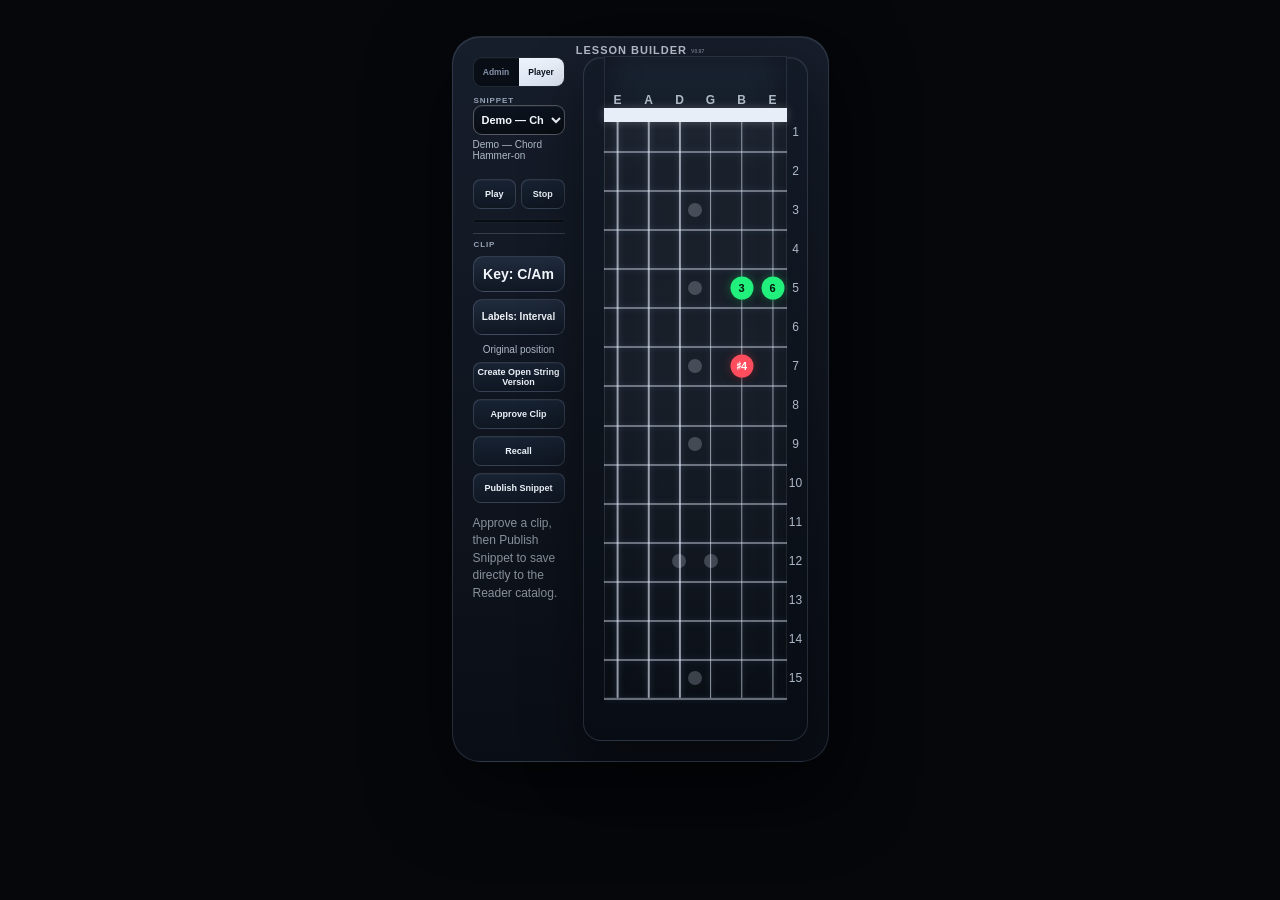
<file: index.html>
<!DOCTYPE html>
<html lang="en">
<head>
<meta charset="UTF-8" />
<meta name="viewport" content="width=device-width, initial-scale=1.0" />
<title>Lesson Builder 0.97 — Key Transposition</title>
<link rel="stylesheet" href="player/player.css?v=0.94">
<style>
  .keyTransposeStatus{margin:7px 0 0;color:#c2d5e9;font-size:11px;line-height:1.35;overflow-wrap:anywhere}
  .openVariantReport{box-sizing:border-box;margin:10px 0 12px;padding:12px 10px;border:1px solid #5984a8;border-radius:11px;background:#152637;color:#e2eefc;font-size:12px;line-height:1.4;overflow-wrap:anywhere}
  .openVariantReport strong{display:block;color:#f1f7ff;font-size:13px;margin-bottom:5px}
  .openVariantReport .openSummaryDetail{color:#9dc3e0;margin-top:5px}
  .openVariantReport[hidden]{display:none !important}
</style>
</head>
<body>
<div class="app">
  <div class="apptitle">Lesson Builder <span style="font-size:.46em;opacity:.55;vertical-align:middle;letter-spacing:0">v0.97</span></div>

  <div class="layout">
    <div class="leftcol">
      <div class="modeToggle">
        <button id="adminTab" class="on">Admin</button>
        <button id="playerTab">Player</button>
      </div>

      <div class="sidebarSection readerOnly readerSnippetSection">
        <div class="sectionLabel">Snippet</div>
        <select id="readerSnippetSelect" class="sel readerSnippetSelect"></select>
        <div id="readerStatus" class="readerStatus"></div>
      </div>


      <div class="sidebarSection adminOnly">
        <div class="sectionLabel">Key</div>
        <select id="keySel" class="sel"></select>
        <div id="keyTransposeStatus" class="keyTransposeStatus" role="status" aria-live="polite"></div>
        <button id="adminLabelBtn" class="labelModeBtn" type="button">Labels: Interval</button>
      </div>

      <div class="sidebarSeparator adminOnly"></div>

      <div class="sidebarSection adminOnly">
        <div class="sectionLabel">Mode</div>
        <button id="authorModeBtn" class="authorModeBtn mode-framework" type="button">Framework</button>
        <div id="playedSubmodeControls" class="playedSubmodeControls" hidden role="group" aria-label="Played Notes submode">
          <button id="individualNotesBtn" type="button" class="playedSubmodeBtn on" aria-pressed="true">Individual</button>
          <button id="chordNotesBtn" type="button" class="playedSubmodeBtn" aria-pressed="false">Chords</button>
        </div>
      </div>

      <div id="openVariantReport" class="openVariantReport adminOnly" hidden role="status" aria-live="polite"></div>

      <div class="sidebarSeparator adminOnly"></div>

      <div class="sidebarSection adminOnly">
        <div class="sectionLabel">Edit</div>
        <div class="actionrow">
          <button id="undoBtn" class="action">Undo</button>
          <button id="clearBtn" class="action">Clear</button>
        </div>
      </div>

      <div id="movementSeparator" class="sidebarSeparator adminOnly" hidden></div>

      <div id="movementSection" class="sidebarSection adminOnly" hidden>
        <div class="sectionLabel">Movement</div>
        <div class="movementStack">
          <button class="moveBtn moveWide" data-move="hammer-on">Hammer-on</button>
          <button class="moveBtn moveWide" data-move="pull-off">Pull-off</button>
          <button class="moveBtn" data-move="bend">Bend</button>
          <button class="moveBtn" data-move="slide">Slide</button>
          <button id="chordBtn" class="moveBtn" data-move="chord" disabled>Next Chord</button>
          <button id="scoreToggleBtn" class="scoreToggleBtn" type="button">Score</button>
        </div>
      </div>

      <div id="status" hidden></div>

      <div class="sequenceWrap adminOnly">
        <div class="sequenceTitle">Sequence</div>
        <div id="eventPanel" class="eventpanel"></div>
      </div>

      <div class="playbar playerOnly">
        <button id="playBtn" class="action">Play</button>
        <button id="stopBtn" class="action">Stop</button>
      </div>
      <div class="progress playerOnly"><div id="progressFill" class="progressFill"></div></div>

      <div class="playerClipControls">
        <div class="sidebarSeparator"></div>
        <div class="sectionLabel">Clip</div>

        <div class="clipKeyWrap">
          <button id="playerKeyBtn" class="clipKeyBtn" type="button">Key: C/Am</button>
          <div id="playerKeyMenu" class="clipKeyMenu"></div>
        </div>
        <button id="playerLabelBtn" class="labelModeBtn" type="button">Labels: Interval</button>
        <div id="clipVariantTag" class="clipVariantTag">Original position</div>

        <button id="createOpenBtn" class="action" type="button">Create Open String Version</button>
        <button id="approveClipBtn" class="action" type="button">Approve Clip</button>
        <button id="recallClipBtn" class="action" type="button">Recall</button>
        <button id="publishSnippetBtn" class="action" type="button">Publish Snippet</button>
        <div id="publishStatus" class="publishStatus" role="status" aria-live="polite"></div>
      </div>
    </div>

    <div class="maincol">
      <div class="wrap">
        <div id="shell" class="shell">
          <div id="openrow" class="openrow"></div>
          <div class="nut"></div>
          <div id="board" class="board"></div>
          <svg id="moveSvg" class="movementSvg"></svg>
          <div id="fingerLayer">
            <div id="fingerRect0" class="fingerRect" data-finger-choice="I"></div>
            <div id="fingerRect1" class="fingerRect" data-finger-choice="M"></div>
            <div id="fingerRect2" class="fingerRect" data-finger-choice="R"></div>
            <div id="fingerRect3" class="fingerRect" data-finger-choice="P"></div>
          </div>
          <div id="fingerAssignMark"></div>
          <div id="fingerAssignDestinationMark"></div>
          <div id="fingerAssignPopup" aria-hidden="true">
            <div id="fingerAssignMovement"></div>
          </div>
        </div>
      </div>
    </div>
  </div>

  <div id="scoreSection" class="scoreSection" hidden aria-hidden="true">
    <div id="scorePopupCard" class="scorePopupCard" role="dialog" aria-modal="true" aria-label="Score timing editor">
      <div id="scoreToolbar" class="scoreToolbar">
        <div class="scoreTitle">Treble Clef · 4/4</div>
        <div class="scoreDragHint" aria-hidden="true">↕</div>
        <div id="durationEditor" class="durationEditor">
          <button id="durationMinus" type="button" disabled>−</button>
          <button id="durationValue" type="button" disabled>♩</button>
          <button id="durationPlus" type="button" disabled>+</button>
        </div>
        <div class="scoreToolbarActions">
          <button id="restBtn" class="restBtn" type="button">Rest</button>
          <button id="scoreCloseBtn" class="scoreCloseBtn" type="button" aria-label="Close score">×</button>
        </div>
      </div>
      <div id="scoreViewport" class="scoreViewport">
        <svg id="scoreSvg" class="scoreSvg" aria-label="Continuous 4/4 score"></svg>
      </div>
    </div>
  </div>
</div>

<div id="clipDialog" class="clipDialog" aria-hidden="true">
  <div class="clipDialogCard">
    <div id="clipDialogTitle" class="clipDialogTitle">Open-string version required</div>
    <div id="clipDialogText" class="clipDialogText">
      You must include an open-string version before this clip can be approved.
    </div>
    <div class="clipDialogActions">
      <button id="clipDialogCancel" type="button">Cancel</button>
      <button id="clipDialogPrimary" class="primary" type="button">Create Open String Version</button>
    </div>
  </div>
</div>

<div id="fingeringConfirmDialog" class="clipDialog" aria-hidden="true">
  <div class="clipDialogCard">
    <div class="clipDialogTitle">Confirm chord fingering</div>
    <div class="clipDialogText">
      Check the completed hand shape. Continue to accept this chord fingering,
      or keep editing to change an assignment or use Undo.
    </div>
    <div class="clipDialogActions">
      <button id="fingeringConfirmEdit" type="button">Keep Editing</button>
      <button id="fingeringConfirmContinue" class="primary" type="button">Continue</button>
    </div>
  </div>
</div>


<script src="player/player-core.js?v=0.97"></script>
<script src="player/reader.js?v=0.92"></script>
<script src="publish-config.js?v=0.92"></script>
<script src="player/publish.js?v=0.91"></script>
</body>
</html>
</file>
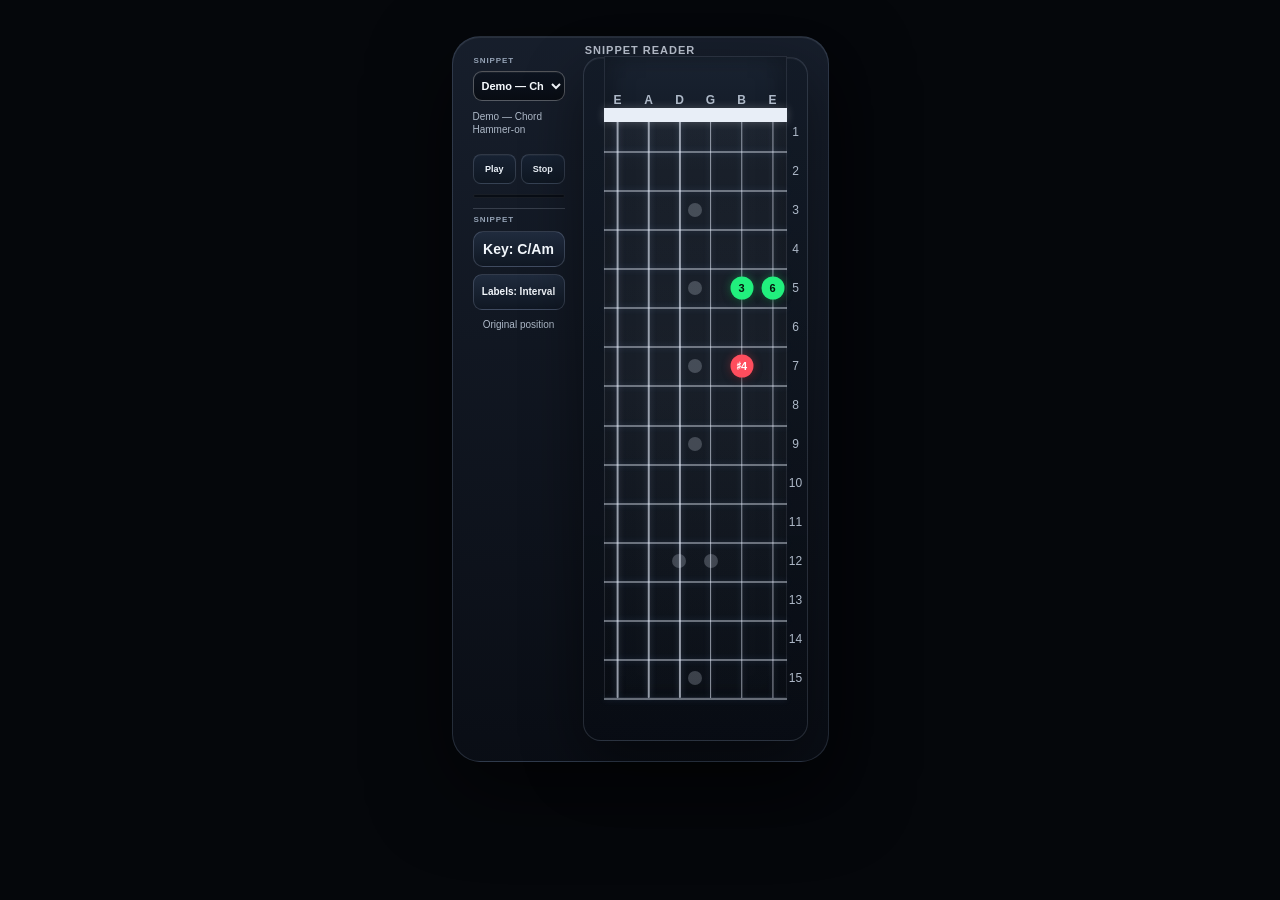
<file: reader.html>
<!DOCTYPE html>
<html lang="en">
<head>
<meta charset="UTF-8" />
<meta name="viewport" content="width=device-width, initial-scale=1.0" />
<title>Snippet Reader 0.97</title>
<link rel="stylesheet" href="player/player.css?v=0.90">
</head>
<body class="reader player">
<div class="app">
  <div class="apptitle">Snippet Reader</div>

  <div class="layout">
    <div class="leftcol">
      <div class="sidebarSection readerSnippetSection">
        <div class="sectionLabel">Snippet</div>
        <select id="readerSnippetSelect" class="sel readerSnippetSelect"></select>
        <div id="readerStatus" class="readerStatus"></div>
      </div>

      <div class="playbar playerOnly">
        <button id="playBtn" class="action">Play</button>
        <button id="stopBtn" class="action">Stop</button>
      </div>
      <div class="progress playerOnly"><div id="progressFill" class="progressFill"></div></div>

      <div class="playerClipControls">
        <div class="sidebarSeparator"></div>
        <div class="sectionLabel">Snippet</div>

        <div class="clipKeyWrap">
          <button id="playerKeyBtn" class="clipKeyBtn" type="button">Key: C/Am</button>
          <div id="playerKeyMenu" class="clipKeyMenu"></div>
        </div>
        <button id="playerLabelBtn" class="labelModeBtn" type="button">Labels: Interval</button>
        <div id="clipVariantTag" class="clipVariantTag">Original position</div>
      </div>
    </div>

    <div class="maincol">
      <div class="wrap">
        <div id="shell" class="shell">
          <div id="openrow" class="openrow"></div>
          <div class="nut"></div>
          <div id="board" class="board"></div>
          <svg id="moveSvg" class="movementSvg"></svg>
          <div id="fingerLayer">
            <div id="fingerRect0" class="fingerRect" data-finger-choice="I"></div>
            <div id="fingerRect1" class="fingerRect" data-finger-choice="M"></div>
            <div id="fingerRect2" class="fingerRect" data-finger-choice="R"></div>
            <div id="fingerRect3" class="fingerRect" data-finger-choice="P"></div>
          </div>
          <div id="fingerAssignMark"></div>
          <div id="fingerAssignDestinationMark"></div>
          <div id="fingerAssignPopup" aria-hidden="true">
            <div id="fingerAssignMovement"></div>
          </div>
        </div>
      </div>
    </div>
  </div>
</div>

<!--
  Hidden runtime support: player-core.js is intentionally the exact same
  runtime used by Lesson Builder. These nodes satisfy authoring-only hooks
  without putting any authoring controls into the Reader interface.
-->
<div class="readerRuntimeSupport" aria-hidden="true">
  <button id="adminTab" type="button"></button>
  <button id="playerTab" type="button"></button>
  <select id="keySel"></select>
  <button id="adminLabelBtn" type="button"></button>
  <div id="status"></div>
  <div class="sequenceWrap"><div id="eventPanel"></div></div>
  <button id="authorModeBtn" type="button"></button>
  <div id="playedSubmodeControls" hidden>
    <button id="individualNotesBtn" type="button"></button>
    <button id="chordNotesBtn" type="button"></button>
  </div>
  <div id="movementSeparator"></div>
  <div id="movementSection"></div>
  <button id="chordBtn" type="button"></button>
  <button id="scoreToggleBtn" type="button"></button>
  <button id="undoBtn" type="button"></button>
  <button id="clearBtn" type="button"></button>
  <button id="createOpenBtn" type="button"></button>
  <button id="approveClipBtn" type="button"></button>
  <button id="recallClipBtn" type="button"></button>

  <div id="scoreSection" hidden aria-hidden="true">
    <div id="scorePopupCard">
      <div id="scoreToolbar"></div>
      <div id="scoreViewport"><svg id="scoreSvg"></svg></div>
      <div id="durationEditor">
        <button id="durationMinus" type="button"></button>
        <button id="durationValue" type="button"></button>
        <button id="durationPlus" type="button"></button>
      </div>
      <button id="restBtn" type="button"></button>
      <button id="scoreCloseBtn" type="button"></button>
    </div>
  </div>

  <div id="clipDialog" aria-hidden="true">
    <div id="clipDialogTitle"></div>
    <div id="clipDialogText"></div>
    <button id="clipDialogCancel" type="button"></button>
    <button id="clipDialogPrimary" type="button"></button>
  </div>

  <div id="fingeringConfirmDialog" aria-hidden="true">
    <button id="fingeringConfirmEdit" type="button"></button>
    <button id="fingeringConfirmContinue" type="button"></button>
  </div>
</div>

<script src="player/player-core.js?v=0.97"></script>
<script src="player/reader.js?v=0.90"></script>
</body>
</html>
</file>
<file: player/player.css>
:root{
  /* Exact Guit-Map geometry */
  --board-w:183px;
  --board-h:586px;
  --head-h:56px;
  --nut-h:14px;

  --pink:#ff1493;
  --green:#21f07d;
  --red:#ff4d5d;
  --blue:#4aa3ff;
  --text-main:#f2f6fb;
  --text-muted:#aeb9c8;
}
*{
  box-sizing:border-box;
  -webkit-user-select:none;
  user-select:none;
  -webkit-touch-callout:none;
  -webkit-tap-highlight-color:transparent;
}
html,body{
  margin:0;
  background:#05070b;
  color:var(--text-main);
}
html{
  min-height:100%;
}
body{
  position:relative;
  width:100%;
  min-width:max-content;
  min-height:100vh;
  font-family:Arial,Helvetica,sans-serif;
  font-size:14px;
  display:flex;
  justify-content:center;
  align-items:flex-start;
  padding:12px;
  overflow:auto;
}
button,select{font:inherit}

/* Guit-Map shell dimensions */
.app{
  position:relative;
  z-index:1;
  display:inline-block;
  flex-shrink:0;
  border:1px solid rgba(180,205,240,.16);
  border-radius:28px;
  padding:20px;
  margin:24px auto;
  background:linear-gradient(180deg,rgba(24,32,46,.94),rgba(10,14,22,.96));
  box-shadow:0 28px 80px rgba(0,0,0,.55),inset 0 1px 0 rgba(255,255,255,.08);
}
.apptitle{
  position:absolute;
  top:8px;left:0;right:0;
  text-align:center;
  font-size:11px;
  line-height:1;
  letter-spacing:1px;
  text-transform:uppercase;
  color:rgba(235,242,255,.72);
  font-weight:700;
  pointer-events:none;
}
.layout{
  display:flex;
  gap:18px;
  align-items:flex-start;
  justify-content:center;
  flex-wrap:nowrap;
}
.leftcol{
  width:92px;
  min-width:92px;
  min-height:684px;
  display:flex;
  flex-direction:column;
  gap:10px;
  align-items:center;
  flex-shrink:0;
}
.maincol{
  display:flex;
  flex-direction:column;
  align-items:center;
  gap:10px;
}
.panel,.wrap{
  border:1px solid rgba(210,226,255,.14);
  box-shadow:0 10px 24px rgba(0,0,0,.32),inset 0 1px 0 rgba(255,255,255,.08);
}
.panel{
  width:92px;
  border-radius:18px;
  padding:8px;
  background:linear-gradient(180deg,rgba(29,39,56,.92),rgba(16,23,35,.92));
}
.wrap{
  padding:20px;
  border-radius:18px;
  background:linear-gradient(180deg,rgba(18,26,38,.7),rgba(8,12,19,.72));
  box-shadow:0 22px 60px rgba(0,0,0,.45),inset 0 1px 0 rgba(255,255,255,.05);
}
.shell{
  position:relative;
  width:var(--board-w);
  padding-top:var(--head-h);
  background:linear-gradient(180deg,rgba(105,135,178,.10),rgba(255,255,255,0) 18%,rgba(255,255,255,.02) 50%,rgba(0,0,0,.18) 100%),#101722;
  box-shadow:inset 0 0 0 1px rgba(210,226,255,.10),inset 10px 0 22px rgba(0,0,0,.18),inset -10px 0 22px rgba(0,0,0,.18);
  isolation:isolate;
  transform:translateY(-22px);
}
.openrow{
  position:absolute;
  top:0;left:0;
  width:100%;
  height:var(--head-h);
  pointer-events:none;
}
.nut{
  position:absolute;
  top:calc(var(--head-h) - 4px);
  left:0;
  width:100%;
  height:var(--nut-h);
  background:#e8eef7;
  box-shadow:0 0 10px rgba(255,255,255,.22);
  z-index:5;
}
.board{
  position:relative;
  width:100%;
  height:var(--board-h);
  overflow:visible;
  background:linear-gradient(90deg,rgba(255,255,255,.035) 0 1px,transparent 1px 100%),linear-gradient(180deg,rgba(255,255,255,.045),rgba(0,0,0,.16));
}
.fret{
  position:absolute;
  left:0;
  width:100%;
  height:2px;
  background:rgba(230,240,255,.42);
  box-shadow:0 0 6px rgba(140,180,255,.18);
  z-index:2;
}
.string{
  position:absolute;
  top:0;
  height:100%;
  transform:translateX(-50%);
  background:rgba(232,241,255,.62);
  box-shadow:0 0 6px rgba(180,210,255,.26);
  border-radius:999px;
  z-index:3;
}
.inlay{
  position:absolute;
  width:14px;
  height:14px;
  border-radius:50%;
  background:rgba(232,241,255,.22);
  left:50%;
  transform:translate(-50%,-50%);
  z-index:1;
}
.open{
  position:absolute;
  top:32px;
  transform:translateX(-50%);
  width:23px;height:23px;
  display:flex;
  align-items:center;
  justify-content:center;
  color:var(--text-muted);
  pointer-events:none;
  z-index:2;
  font-size:12px;
  font-weight:800;
}
.hit{
  position:absolute;
  width:24px;
  transform:translate(-50%,-50%);
  border-radius:14px;
  cursor:pointer;
  z-index:30;
  touch-action:none;
  pointer-events:auto;
}
.openhit{
  position:absolute;
  top:32px;
  width:28px;height:32px;
  transform:translate(-50%,-50%);
  border-radius:14px;
  z-index:31;
  pointer-events:auto;
  touch-action:none;
}
.fretlab{
  position:absolute;
  right:-18px;
  transform:translateY(-50%);
  width:18px;
  text-align:center;
  color:var(--text-muted);
  z-index:16;
  font-size:12px;
  pointer-events:none;
}

/* Guit-Map-sized 23px markers */
.frameworkMark,.fingerMark{
  position:absolute;
  width:23px;height:23px;
  border-radius:50%;
  display:flex;
  align-items:center;
  justify-content:center;
  transform:translate(-50%,-50%);
  z-index:20;
  pointer-events:none;
  font-size:11px;
  font-weight:800;
}
.frameworkMark.in{
  background:var(--green);
  color:#04140b;
  box-shadow:0 0 10px rgba(33,240,125,.38),0 3px 8px rgba(0,0,0,.4);
}
.frameworkMark.out{
  background:var(--red);
  color:white;
  box-shadow:0 0 10px rgba(255,77,93,.36),0 3px 8px rgba(0,0,0,.4);
}
.fingerMark{
  background:var(--pink);
  color:white;
  box-shadow:0 0 12px rgba(255,20,147,.55),0 3px 8px rgba(0,0,0,.42);
}
.fingerMark.bendRing{
  background:transparent;
  color:transparent;
  border:4px solid var(--pink);
  box-shadow:0 0 12px rgba(255,20,147,.62),0 3px 8px rgba(0,0,0,.42);
}

.articulationSpark{
  position:absolute;
  width:1px;
  height:1px;
  transform:translate(-50%,-50%);
  pointer-events:none;
  z-index:48;
}
.articulationSpark .sparkRay{
  position:absolute;
  left:0;
  top:0;
  width:2px;
  height:10px;
  border-radius:999px;
  background:#fff;
  box-shadow:0 0 5px rgba(255,255,255,.95);
  transform-origin:50% 0%;
  opacity:0;
  animation:articulationFireworkRay 230ms ease-out forwards;
}
@keyframes articulationFireworkRay{
  0%{
    opacity:0;
    transform:rotate(var(--angle)) translateY(-7px) scaleY(.20);
  }
  15%{
    opacity:1;
  }
  55%{
    opacity:1;
    transform:rotate(var(--angle)) translateY(-17px) scaleY(1);
  }
  100%{
    opacity:0;
    transform:rotate(var(--angle)) translateY(-23px) scaleY(.55);
  }
}


/* Fingering playback layer — first integrated from the standalone prototype */
#fingerLayer{
  position:absolute;
  left:0;
  top:0;
  width:260px;
  height:calc(var(--head-h) + var(--board-h));
  pointer-events:none;
  z-index:29;
  overflow:visible;
  display:none;
}
body.player.fingerDemo #fingerLayer{display:block}
body.player.fingeringPlayback #fingerLayer{display:block}

/* Admin fingering assignment */
.fingeringTool{
  width:92px;
  height:34px;
  border-radius:9px;
  border:1px solid rgba(255,20,147,.34);
  background:linear-gradient(180deg,#172233,#0f1722);
  color:#eef4fb;
  padding:0 7px;
  font-size:10px;
  font-weight:800;
  line-height:1;
  text-align:left;
  cursor:pointer;
  box-shadow:inset 0 1px 0 rgba(255,255,255,.035);
}
.fingeringTool.on{
  border-color:rgba(255,20,147,.88);
  background:linear-gradient(180deg,rgba(76,24,63,.98),rgba(41,12,34,.98));
  box-shadow:
    inset 0 0 0 1px rgba(255,20,147,.42),
    0 0 10px rgba(255,20,147,.18);
}
#fingerAssignMark{
  position:absolute;
  width:23px;height:23px;
  border-radius:50%;
  transform:translate(-50%,-50%);
  display:none;
  align-items:center;
  justify-content:center;
  background:var(--pink);
  color:white;
  font-size:11px;
  font-weight:800;
  box-shadow:0 0 12px rgba(255,20,147,.72),0 3px 8px rgba(0,0,0,.46);
  z-index:60;
  pointer-events:none;
}
#fingerAssignDestinationMark{
  position:absolute;
  width:8px;height:8px;
  border-radius:50%;
  transform:translate(-50%,-50%);
  display:none;
  background:var(--pink);
  box-shadow:0 0 7px rgba(255,20,147,.72);
  z-index:59;
  pointer-events:none;
}
#fingerAssignPopup{display:none !important}
#fingerAssignMovement{display:none !important}

.fingerAssignCue{
  position:absolute;
  width:15px;
  height:15px;
  border-radius:50%;
  transform:translate(6px,-18px);
  display:flex;
  align-items:center;
  justify-content:center;
  background:#fff;
  color:#000;
  border:1px solid rgba(0,0,0,.42);
  box-shadow:0 0 5px rgba(255,255,255,.36),0 2px 5px rgba(0,0,0,.48);
  font-size:9px;
  line-height:1;
  font-weight:900;
  z-index:61;
  pointer-events:none;
}

body.fingeringAssignMode #fingerLayer{
  display:block;
  pointer-events:auto;
  z-index:58;
}
body.fingeringAssignMode .fingerRect{
  pointer-events:auto;
  cursor:pointer;
  opacity:.66;
  border-color:rgba(255,255,255,.40);
}
body.fingeringAssignMode .fingerRect:hover{
  opacity:.82;
}
body.fingeringAssignMode .fingerRect.assignmentChosen{
  opacity:.82;
  border-color:rgba(255,20,147,.72);
  box-shadow:
    inset 0 1px 0 rgba(255,255,255,.48),
    inset 0 -1px 0 rgba(255,255,255,.12),
    0 0 13px rgba(255,20,147,.25);
}

.fingerRect{
  position:absolute;
  left:0;
  top:0;
  transform-origin:center center;
  border-radius:999px;
  background:
    linear-gradient(180deg,
      rgba(248,252,255,.30) 0%,
      rgba(232,239,247,.22) 34%,
      rgba(222,232,243,.18) 62%,
      rgba(208,222,238,.16) 100%);
  border:1px solid rgba(255,255,255,.26);
  box-shadow:
    inset 0 1px 0 rgba(255,255,255,.34),
    inset 0 -1px 0 rgba(255,255,255,.08),
    0 0 12px rgba(255,255,255,.08);
  backdrop-filter:blur(9px) saturate(138%);
  -webkit-backdrop-filter:blur(9px) saturate(138%);
  opacity:.42;
  transition:
    left .46s cubic-bezier(.22,.72,.24,1),
    top .46s cubic-bezier(.22,.72,.24,1),
    width .46s cubic-bezier(.22,.72,.24,1),
    height .46s cubic-bezier(.22,.72,.24,1),
    transform .46s cubic-bezier(.22,.72,.24,1),
    opacity .18s ease,
    box-shadow .18s ease,
    border-color .18s ease;
}
.fingerRect.engaged{
  opacity:.58;
  border-color:rgba(255,255,255,.36);
  box-shadow:
    inset 0 1px 0 rgba(255,255,255,.42),
    inset 0 -1px 0 rgba(255,255,255,.10),
    0 0 14px rgba(255,255,255,.11);
}
.fingerMark{z-index:32}
.demoAction{
  width:92px;
  height:30px;
}

/* Playback transition overlay */
.movementSvg{
  position:absolute;
  inset:0;
  width:100%;
  height:100%;
  pointer-events:none;
  overflow:visible;
  z-index:24;
}
.moveLabel{
  position:absolute;
  transform:translate(-50%,-50%);
  z-index:26;
  pointer-events:none;
  padding:3px 5px;
  border-radius:7px;
  background:rgba(7,10,16,.90);
  border:1px solid rgba(255,20,147,.72);
  color:#fff;
  font-size:9px;
  font-weight:800;
  line-height:1;
  white-space:nowrap;
  box-shadow:0 2px 8px rgba(0,0,0,.42);
}

/* Controls */
.sel{
  width:92px;
  height:30px;
  border:1px solid rgba(255,255,255,.30);
  border-radius:9px;
  background:linear-gradient(180deg,#0d1420,#080c13);
  color:#f7fbff;
  font-size:11px;
  font-weight:700;
  text-align:center;
  text-align-last:center;
  padding:0 4px;
  box-shadow:inset 0 1px 0 rgba(255,255,255,.05);
}

.sidebarSection{
  width:92px;
  display:flex;
  flex-direction:column;
  gap:6px;
}
.sectionLabel{
  font-size:8px;
  line-height:1;
  letter-spacing:.9px;
  text-transform:uppercase;
  color:#95a3b6;
  font-weight:800;
  text-align:left;
  padding-left:1px;
}
.sidebarSeparator{
  width:92px;
  height:1px;
  background:rgba(215,226,242,.18);
  flex:0 0 1px;
}

.noteTool,
.moveBtn{
  width:92px;
  height:34px;
  border-radius:9px;
  background:linear-gradient(180deg,#172233,#0f1722);
  color:#eef4fb;
  padding:0 7px;
  font-size:10px;
  font-weight:800;
  line-height:1;
  text-align:left;
  cursor:pointer;
  box-shadow:inset 0 1px 0 rgba(255,255,255,.035);
  transition:border-color .12s ease,box-shadow .12s ease,background .12s ease,transform .12s ease;
}
.noteTool:active,.moveBtn:active{transform:translateY(1px)}

.frameworkTool{
  border:1px solid rgba(33,240,125,.72);
}
.frameworkTool.on{
  background:linear-gradient(180deg,rgba(25,63,47,.98),rgba(13,35,27,.98));
  box-shadow:
    inset 0 0 0 1px rgba(33,240,125,.42),
    0 0 10px rgba(33,240,125,.16);
}

.dynamicTool{
  border:1px solid rgba(255,20,147,.72);
}
.dynamicTool.on{
  background:linear-gradient(180deg,rgba(76,24,63,.98),rgba(41,12,34,.98));
  box-shadow:
    inset 0 0 0 1px rgba(255,20,147,.42),
    0 0 10px rgba(255,20,147,.18);
}

.movementStack{
  width:92px;
  display:flex;
  flex-direction:column;
  gap:5px;
}
.moveBtn{
  border:1px solid rgba(214,230,255,.16);
}
.moveBtn.on{
  border-color:rgba(255,20,147,.82);
  background:linear-gradient(180deg,rgba(78,25,64,.96),rgba(42,13,34,.96));
  box-shadow:
    inset 0 0 0 1px rgba(255,20,147,.55),
    0 0 9px rgba(255,20,147,.17);
}

.actionrow{
  display:grid;
  grid-template-columns:1fr 1fr;
  gap:5px;
  width:92px;
}
.action{
  height:30px;
  border-radius:8px;
  border:1px solid rgba(214,230,255,.16);
  background:linear-gradient(180deg,#172233,#0f1722);
  color:#eef4fb;
  font-size:9px;
  font-weight:800;
  padding:0;
  box-shadow:inset 0 1px 0 rgba(255,255,255,.035);
}
.action:active{transform:translateY(1px)}

.sequenceWrap{
  width:92px;
  flex:1 1 auto;
  min-height:140px;
  max-height:300px;
  display:flex;
  flex-direction:column;
  border-radius:12px;
  border:1px solid rgba(210,226,255,.11);
  background:rgba(7,11,18,.76);
  overflow:hidden;
}
.sequenceTitle{
  flex:0 0 auto;
  padding:6px 7px 5px;
  border-bottom:1px solid rgba(255,255,255,.07);
  font-size:8px;
  line-height:1;
  letter-spacing:.7px;
  text-transform:uppercase;
  color:#8e9cb0;
  font-weight:800;
  text-align:left;
}
.eventpanel{
  width:100%;
  flex:1 1 auto;
  min-height:0;
  overflow:auto;
  padding:2px 6px 5px;
  background:transparent;
  border:0;
}
.event{
  padding:6px 2px;
  border-bottom:1px solid rgba(255,255,255,.055);
  font-size:8.4px;
  line-height:1.16;
  color:#d2dbe8;
  cursor:pointer;
  border-radius:5px;
}
.event:last-child{border-bottom:0}
.event:hover{background:rgba(255,255,255,.04)}
.event.selected{
  background:rgba(74,163,255,.13);
  box-shadow:inset 2px 0 0 rgba(112,178,255,.85);
  color:#fff;
}
.event .n{
  color:#6f7f94;
  margin-right:3px;
  font-variant-numeric:tabular-nums;
}

.modeToggle{
  width:92px;
  display:grid;
  grid-template-columns:1fr 1fr;
  overflow:hidden;
  border:1px solid rgba(210,226,255,.12);
  border-radius:9px;
  background:#090e16;
  box-shadow:inset 0 1px 0 rgba(255,255,255,.03);
}
.modeToggle button{
  height:28px;
  border:0;
  background:transparent;
  color:#8492a6;
  font-size:8.5px;
  font-weight:800;
  padding:0;
}
.modeToggle button.on{
  background:linear-gradient(180deg,#edf3fb,#dbe5f2);
  color:#07101b;
}

.playbar{
  width:92px;
  display:grid;
  grid-template-columns:1fr 1fr;
  gap:5px;
}
.progress{
  width:92px;
  height:4px;
  background:#080d15;
  border-radius:99px;
  overflow:hidden;
  border:1px solid rgba(255,255,255,.07);
}
.progressFill{
  height:100%;
  width:0%;
  background:var(--pink);
}

.playerOnly{display:none}
body.player .adminOnly{display:none!important}
body.player .playerOnly{display:grid}

/* === 0.35 reusable clip prototype === */

/* Open strings are phantom positions: colored rings, never solid finger dots. */
.frameworkMark.openPhantom.in{
  background:transparent;
  color:transparent;
  border:4px solid var(--green);
  box-shadow:0 0 10px rgba(33,240,125,.42),0 3px 8px rgba(0,0,0,.4);
}
.frameworkMark.openPhantom.out{
  background:transparent;
  color:transparent;
  border:4px solid var(--red);
  box-shadow:0 0 10px rgba(255,77,93,.42),0 3px 8px rgba(0,0,0,.4);
}
.fingerMark.openPhantom{
  background:transparent;
  color:transparent;
  border:4px solid var(--pink);
  box-shadow:0 0 12px rgba(255,20,147,.62),0 3px 8px rgba(0,0,0,.42);
}

.playerClipControls{
  display:none;
  gap:7px;
  width:100%;
}
body.player .playerClipControls{
  display:grid;
}
.playerClipControls .action,
.playerClipControls .clipKeyBtn{
  width:100%;
}

.clipKeyWrap{
  position:relative;
  width:100%;
}
.clipKeyBtn{
  min-height:36px;
  border-radius:10px;
  border:1px solid rgba(210,226,255,.18);
  background:linear-gradient(180deg,rgba(33,44,63,.96),rgba(16,23,35,.96));
  color:var(--text);
  font-weight:800;
  cursor:pointer;
}
.clipKeyMenu{
  display:none;
  position:absolute;
  left:0;
  top:calc(100% + 5px);
  width:100%;
  padding:6px;
  border-radius:12px;
  background:rgba(12,18,28,.98);
  border:1px solid rgba(112,178,255,.45);
  box-shadow:0 14px 34px rgba(0,0,0,.5);
  z-index:200;
  gap:5px;
}
.clipKeyMenu.on{
  display:grid;
}
.clipKeyChoice{
  min-height:30px;
  border:1px solid rgba(210,226,255,.13);
  border-radius:8px;
  background:rgba(26,36,52,.96);
  color:var(--text);
  font-weight:750;
  cursor:pointer;
}
.clipKeyChoice.on{
  border-color:rgba(255,20,147,.76);
  box-shadow:inset 0 0 0 1px rgba(255,20,147,.35);
}

.clipDialog{
  position:fixed;
  inset:0;
  display:none;
  align-items:center;
  justify-content:center;
  background:rgba(0,0,0,.48);
  z-index:1000;
  padding:20px;
}
.clipDialog.on{
  display:flex;
}
.clipDialogCard{
  width:min(360px,calc(100vw - 40px));
  border-radius:18px;
  background:linear-gradient(180deg,#1d2839,#101722);
  border:1px solid rgba(112,178,255,.55);
  box-shadow:0 28px 80px rgba(0,0,0,.64);
  padding:18px;
}
.clipDialogTitle{
  font-size:17px;
  font-weight:900;
  margin-bottom:8px;
}
.clipDialogText{
  font-size:13px;
  line-height:1.4;
  color:var(--text-muted);
  margin-bottom:14px;
}
.clipDialogActions{
  display:grid;
  grid-template-columns:1fr 1fr;
  gap:8px;
}
.clipDialogActions button{
  min-height:38px;
  border-radius:10px;
  border:1px solid rgba(210,226,255,.18);
  background:linear-gradient(180deg,rgba(34,46,66,.98),rgba(17,24,36,.98));
  color:var(--text);
  font-weight:800;
  cursor:pointer;
}
.clipDialogActions .primary{
  border-color:rgba(255,20,147,.70);
}

.clipVariantTag{
  display:none;
  font-size:10px;
  line-height:1.1;
  text-align:center;
  color:var(--text-muted);
  margin-top:2px;
}
body.player .clipVariantTag{
  display:block;
}


#fingerAssignMark.openPhantom{
  background:transparent!important;
  color:transparent!important;
  border:4px solid var(--pink)!important;
  box-shadow:0 0 12px rgba(255,20,147,.62),0 3px 8px rgba(0,0,0,.42)!important;
}


/* === 0.37 chord integration === */
#chordBtn.ready{
  border-color:rgba(255,20,147,.68);
  box-shadow:
    inset 0 0 0 1px rgba(255,20,147,.22),
    0 0 9px rgba(255,20,147,.12);
}
#chordBtn:disabled{
  opacity:.38;
  cursor:default;
}
.chordBarreLine{
  position:absolute;
  height:10px;
  border-radius:999px;
  transform:translateY(-50%);
  background:rgba(255,20,147,.88);
  box-shadow:
    0 0 12px rgba(255,20,147,.45),
    0 2px 8px rgba(0,0,0,.34);
  pointer-events:none;
  z-index:28;
}
.chordConfirmPulse{
  animation:chordConfirmPulse .42s ease-out;
}
@keyframes chordConfirmPulse{
  0%{filter:brightness(1)}
  45%{filter:brightness(1.85)}
  100%{filter:brightness(1)}
}


/* === 0.38 prototype-style chord fingering === */
.fingerMark.chordUnassigned{
  background:var(--green);
  color:white;
  border:0;
  box-shadow:0 0 10px rgba(33,240,125,.42),0 3px 8px rgba(0,0,0,.4);
}
.fingerMark.chordSelected{
  box-shadow:
    0 0 0 3px rgba(255,255,255,.96),
    0 0 16px rgba(255,20,147,.72),
    0 3px 8px rgba(0,0,0,.45);
}
body.fingeringAssignMode.chordSelectingNote .fingerRect{
  pointer-events:none !important;
  opacity:.38 !important;
}
body.fingeringAssignMode.chordChoosingFinger .fingerRect{
  pointer-events:auto;
}
body.fingeringAssignMode #fingerLayer{
  /* Let fretboard taps pass through the empty parts of the finger layer. */
  pointer-events:none;
}
body.fingeringAssignMode .fingerRect{
  pointer-events:auto;
}


/* === 0.42 chord finger touch capture === */
/* In chord finger-choice mode, transformed finger rectangles are visual only.
   A document-level capture listener resolves the tap against their geometry. */
body.fingeringAssignMode.chordChoosingFinger .fingerRect{
  pointer-events:none !important;
}


/* === 0.44 strict two-step chord assignment === */

/* Step 1: choosing a chord NOTE.
   Finger graphics must never steal the note tap, even when visually on top. */
body.fingeringAssignMode.chordSelectingNote .fingerRect{
  pointer-events:none !important;
}

/* Step 2: choosing a FINGER.
   Chord fingers are still resolved by document-level geometric hit testing,
   so the transformed rectangles themselves remain visual only. */
body.fingeringAssignMode.chordChoosingFinger .fingerRect{
  pointer-events:none !important;
}


/* === 0.47 persistent editable fingering === */
.event.fingeringTargetRow{
  box-shadow:inset 2px 0 0 rgba(255,20,147,.28);
}
.event.fingeringTargetRow.selected{
  box-shadow:
    inset 2px 0 0 rgba(112,178,255,.92),
    inset 4px 0 0 rgba(255,20,147,.32);
}

#fingeringConfirmDialog .clipDialogCard{
  width:min(350px,calc(100vw - 40px));
}


/* === 0.49 single author-mode toggle === */
.authorModeBtn{
  width:92px;
  height:34px;
  border-radius:9px;
  background:linear-gradient(180deg,#172233,#0f1722);
  color:#eef4fb;
  padding:0 7px;
  font-size:10px;
  font-weight:800;
  line-height:1;
  text-align:left;
  cursor:pointer;
  box-shadow:inset 0 1px 0 rgba(255,255,255,.035);
  transition:border-color .12s ease,box-shadow .12s ease,background .12s ease,transform .12s ease;
}
.authorModeBtn:active{transform:translateY(1px)}
.authorModeBtn.mode-framework{
  border:1px solid rgba(33,240,125,.72);
  background:linear-gradient(180deg,rgba(25,63,47,.98),rgba(13,35,27,.98));
  box-shadow:
    inset 0 0 0 1px rgba(33,240,125,.42),
    0 0 10px rgba(33,240,125,.16);
}
.authorModeBtn.mode-played{
  border:1px solid rgba(255,20,147,.72);
  background:linear-gradient(180deg,rgba(76,24,63,.98),rgba(41,12,34,.98));
  box-shadow:
    inset 0 0 0 1px rgba(255,20,147,.42),
    0 0 10px rgba(255,20,147,.18);
}
.authorModeBtn.mode-fingering{
  border:1px solid rgba(112,178,255,.78);
  background:linear-gradient(180deg,rgba(28,52,78,.98),rgba(14,29,47,.98));
  box-shadow:
    inset 0 0 0 1px rgba(112,178,255,.42),
    0 0 10px rgba(112,178,255,.16);
}


/* === 0.50 direct historical editing for Framework / Played Notes === */
.event.authorEditableRow{
  box-shadow:inset 2px 0 0 rgba(255,255,255,.10);
}
.event.authorEditableRow.frameworkEditable{
  box-shadow:inset 2px 0 0 rgba(33,240,125,.28);
}
.event.authorEditableRow.playedEditable{
  box-shadow:inset 2px 0 0 rgba(255,20,147,.28);
}
.event.authorEditableRow.selected{
  background:rgba(74,163,255,.15);
  box-shadow:
    inset 2px 0 0 rgba(112,178,255,.95),
    inset 4px 0 0 rgba(255,255,255,.10);
}

.editTargetRing,
.editOriginRing{
  position:absolute;
  width:34px;
  height:34px;
  border-radius:50%;
  transform:translate(-50%,-50%);
  background:transparent;
  pointer-events:none;
  z-index:32;
}
.editTargetRing{
  border:3px solid rgba(255,255,255,.96);
  pointer-events:auto;
  cursor:pointer;
  touch-action:none;
  box-shadow:
    0 0 0 2px rgba(74,163,255,.32),
    0 0 12px rgba(255,255,255,.30);
}
.editOriginRing{
  border:2px dashed rgba(255,255,255,.75);
}


/* === 0.54 independent Admin / Player pitch-label modes === */
.labelModeBtn{
  width:92px;
  min-height:30px;
  border-radius:9px;
  border:1px solid rgba(210,226,255,.18);
  background:linear-gradient(180deg,rgba(33,44,63,.96),rgba(16,23,35,.96));
  color:var(--text);
  font-size:10px;
  font-weight:800;
  line-height:1.05;
  cursor:pointer;
  padding:4px 5px;
}
.playerClipControls .labelModeBtn{
  width:100%;
  min-height:36px;
}
.frameworkMark.longLabel,
.fingerMark.longLabel,
#fingerAssignMark.longLabel{
  font-size:8px;
  letter-spacing:-.45px;
}

/* Open-string positions remain phantom rings, but their pitch label is visible. */
.frameworkMark.openPhantom.in{
  color:var(--green);
}
.frameworkMark.openPhantom.out{
  color:var(--red);
}
.fingerMark.openPhantom,
#fingerAssignMark.openPhantom{
  color:var(--pink)!important;
}


/* === 0.57 pre-bend release === */
.fingerMark.bendRing.preBendPitchRing{
  color:var(--pink);
  font-size:9px;
  font-weight:800;
}


/* === 0.61 score timing phase 1 === */
.scoreSection{
  width:100%;
  margin-top:12px;
  border:1px solid rgba(210,226,255,.14);
  border-radius:16px;
  background:linear-gradient(180deg,rgba(18,26,38,.82),rgba(8,12,19,.86));
  box-shadow:0 14px 34px rgba(0,0,0,.34),inset 0 1px 0 rgba(255,255,255,.05);
  overflow:hidden;
}
.scoreToolbar{
  min-height:38px;
  display:flex;
  align-items:center;
  justify-content:space-between;
  gap:10px;
  padding:6px 8px;
  border-bottom:1px solid rgba(255,255,255,.08);
}
.scoreTitle{
  font-size:9px;
  line-height:1;
  font-weight:800;
  letter-spacing:.55px;
  text-transform:uppercase;
  color:#aebbd0;
  white-space:nowrap;
}
.durationEditor{
  display:flex;
  align-items:center;
  gap:4px;
}
.durationEditor button{
  min-width:30px;
  height:26px;
  border-radius:7px;
  border:1px solid rgba(214,230,255,.18);
  background:linear-gradient(180deg,#172233,#0f1722);
  color:#f3f7fd;
  font-weight:800;
  padding:0 6px;
}
.durationEditor button:disabled{
  opacity:.30;
}
#durationValue{
  min-width:42px;
  font-size:17px;
  line-height:1;
}
.scoreViewport{
  width:100%;
  overflow-x:auto;
  overflow-y:hidden;
  -webkit-overflow-scrolling:touch;
  overscroll-behavior-x:contain;
  touch-action:pan-x;
  background:rgba(244,246,239,.96);
}
.scoreSvg{
  display:block;
  height:126px;
  min-width:100%;
}
.scoreEvent{
  cursor:pointer;
}
.scoreSelection{
  fill:transparent;
  stroke:none;
}
.scoreEvent .scoreHit{
  fill:transparent;
  pointer-events:all;
}
.scoreEvent.selected .scoreSelection{
  fill:rgba(74,163,255,.14);
  stroke:rgba(60,132,214,.82);
  stroke-width:1.2;
}
.scoreEvent.playing .scoreSelection{
  fill:rgba(255,20,147,.10);
  stroke:rgba(255,20,147,.75);
  stroke-width:1.2;
}
.scoreMoveTag{
  font-family:Arial,Helvetica,sans-serif;
  font-size:8px;
  font-weight:800;
  fill:#2d3440;
}
.scoreMeasureNumber{
  font-family:Arial,Helvetica,sans-serif;
  font-size:7px;
  fill:#737b84;
}
.scoreRest{
  font-family:"Apple Symbols","Noto Music","Segoe UI Symbol",serif;
  font-size:24px;
  fill:#111;
}
.scoreClef{
  font-family:"Apple Symbols","Noto Music","Segoe UI Symbol",serif;
  font-size:46px;
  fill:#111;
}
.scoreTime{
  font-family:Georgia,serif;
  font-size:17px;
  font-weight:700;
  fill:#111;
}
.restBtn{
  width:92px;
  height:34px;
  border-radius:9px;
  border:1px solid rgba(214,230,255,.18);
  background:linear-gradient(180deg,#172233,#0f1722);
  color:#eef4fb;
  padding:0 7px;
  font-size:10px;
  font-weight:800;
  line-height:1;
  text-align:left;
  cursor:pointer;
  box-shadow:inset 0 1px 0 rgba(255,255,255,.035);
}
.restBtn:active{transform:translateY(1px)}


/* === 0.63 score-on-demand timing workflow === */
.scoreToggleBtn{
  width:92px;
  height:34px;
  border-radius:9px;
  border:1px solid rgba(214,230,255,.18);
  background:linear-gradient(180deg,#172233,#0f1722);
  color:#eef4fb;
  padding:0 7px;
  font-size:10px;
  font-weight:800;
  line-height:1;
  text-align:left;
  cursor:pointer;
  box-shadow:inset 0 1px 0 rgba(255,255,255,.035);
}
.scoreToggleBtn.on{
  border-color:rgba(112,178,255,.78);
  background:linear-gradient(180deg,rgba(28,52,78,.98),rgba(14,29,47,.98));
  box-shadow:
    inset 0 0 0 1px rgba(112,178,255,.40),
    0 0 10px rgba(112,178,255,.14);
}


/* === 0.64 large score popup === */
.scoreSection{
  position:fixed;
  inset:0;
  z-index:7000;
  width:auto;
  margin:0;
  padding:
    max(12px,env(safe-area-inset-top))
    max(12px,env(safe-area-inset-right))
    max(12px,env(safe-area-inset-bottom))
    max(12px,env(safe-area-inset-left));
  border:0;
  border-radius:0;
  background:rgba(2,4,8,.90);
  box-shadow:none;
  display:flex;
  align-items:center;
  justify-content:center;
  overflow:hidden;
}
.scoreSection[hidden]{
  display:none!important;
}
.scorePopupCard{
  width:min(1100px,100%);
  height:min(78vh,610px);
  min-height:330px;
  display:flex;
  flex-direction:column;
  overflow:hidden;
  border:1px solid rgba(210,226,255,.20);
  border-radius:20px;
  background:linear-gradient(180deg,rgba(24,32,46,.99),rgba(8,12,19,.99));
  box-shadow:0 28px 80px rgba(0,0,0,.72),inset 0 1px 0 rgba(255,255,255,.07);
}
.scoreToolbar{
  min-height:52px;
  flex:0 0 auto;
  padding:8px 10px;
  gap:8px;
  flex-wrap:wrap;
}
.scoreTitle{
  font-size:11px;
}
.scoreToolbarActions{
  display:flex;
  align-items:center;
  gap:7px;
  margin-left:auto;
}
.scoreToolbar .durationEditor button{
  min-width:38px;
  height:34px;
  font-size:15px;
}
.scoreToolbar #durationValue{
  min-width:48px;
  font-size:21px;
}
.scoreToolbar .restBtn,
.scoreCloseBtn{
  width:auto;
  min-width:58px;
  height:34px;
  border-radius:8px;
  border:1px solid rgba(214,230,255,.20);
  background:linear-gradient(180deg,#172233,#0f1722);
  color:#eef4fb;
  padding:0 10px;
  font-size:11px;
  font-weight:800;
  cursor:pointer;
}
.scoreCloseBtn{
  font-size:18px;
  line-height:1;
  min-width:38px;
  padding:0;
}
.scoreViewport{
  flex:1 1 auto;
  min-height:0;
  display:flex;
  align-items:center;
  background:rgba(244,246,239,.985);
}
.scoreSvg{
  display:block;
  height:260px;
  min-width:100%;
  flex:none;
}
@media (max-height:560px){
  .scorePopupCard{
    height:92vh;
    min-height:0;
  }
  .scoreSvg{
    height:205px;
  }
}


/* === 0.65 floating score popup + device-independent rest notation === */
.scoreSection{
  background:transparent;
  align-items:center;
  justify-content:center;
  padding:
    max(8px,env(safe-area-inset-top))
    max(8px,env(safe-area-inset-right))
    max(8px,env(safe-area-inset-bottom))
    max(8px,env(safe-area-inset-left));
}
.scorePopupCard{
  width:min(1120px,calc(100% - 8px));
  height:min(36vh,330px);
  min-height:255px;
  border-radius:16px;
  will-change:transform;
}
.scoreToolbar{
  min-height:48px;
  padding:6px 8px;
  cursor:ns-resize;
  touch-action:none;
  user-select:none;
  -webkit-user-select:none;
}
.scoreToolbar button{
  cursor:pointer;
  touch-action:manipulation;
}
.scoreDragHint{
  display:inline-flex;
  align-items:center;
  justify-content:center;
  width:22px;
  height:28px;
  margin-left:2px;
  font-size:17px;
  line-height:1;
  color:#8796aa;
  font-weight:700;
  pointer-events:none;
}
.scoreViewport{
  min-height:0;
  overflow-x:auto;
  overflow-y:hidden;
}
.scoreSvg{
  height:190px;
}
@media (max-height:620px){
  .scorePopupCard{
    height:min(46vh,285px);
    min-height:225px;
  }
  .scoreSvg{
    height:168px;
  }
}


/* === 0.66 compact floating score === */
.scorePopupCard{
  width:min(1120px,calc(100% - 8px));
  height:178px;
  min-height:0;
  max-height:178px;
  border-radius:14px;
}
.scoreToolbar{
  height:40px;
  min-height:40px;
  padding:4px 6px;
  gap:4px;
  flex-wrap:nowrap;
  justify-content:flex-start;
  overflow:hidden;
}
.scoreTitle{
  flex:0 1 auto;
  min-width:0;
  white-space:nowrap;
  font-size:9px;
  letter-spacing:.38px;
}
.scoreDragHint{
  flex:0 0 16px;
  width:16px;
  height:24px;
  margin:0 1px 0 0;
  font-size:14px;
}
.scoreToolbar .durationEditor{
  flex:0 0 auto;
  gap:2px;
}
.scoreToolbar .durationEditor button{
  min-width:31px;
  width:31px;
  height:30px;
  padding:0;
  border-radius:7px;
  font-size:14px;
}
.scoreToolbar #durationValue{
  min-width:38px;
  width:38px;
  font-size:18px;
}
.scoreToolbarActions{
  flex:0 0 auto;
  gap:3px;
  margin-left:auto;
}
.scoreToolbar .restBtn{
  min-width:44px;
  width:44px;
  height:30px;
  padding:0 5px;
  font-size:10px;
  text-align:center;
}
.scoreCloseBtn{
  min-width:31px;
  width:31px;
  height:30px;
  padding:0;
  font-size:17px;
}
.scoreViewport{
  flex:0 0 136px;
  height:136px;
  min-height:136px;
  align-items:flex-start;
}
.scoreSvg{
  height:132px;
}

/* Timing selection is shown on the notation itself, not as a tall box. */
.scoreEvent.selected .scoreSelection,
.scoreEvent.playing .scoreSelection{
  fill:transparent;
  stroke:none;
}
.scoreNoteHalo{
  fill:rgba(255,20,147,0);
  stroke:rgba(255,20,147,0);
  stroke-width:0;
  pointer-events:none;
}
.scoreEvent.selected .scoreNoteHalo{
  fill:rgba(255,20,147,.10);
  stroke:#ff1493;
  stroke-width:2.6;
}
.scoreEvent.playing .scoreNoteHalo{
  fill:rgba(255,20,147,.08);
  stroke:#ff1493;
  stroke-width:2.2;
}
.scoreNoteFilled{
  fill:#ff1493;
  stroke:#b60062;
  stroke-width:1.25;
}
.scoreNoteOpen{
  fill:#f4f6ef;
  stroke:#ff1493;
  stroke-width:2.0;
}
.scoreNoteStroke{
  fill:none;
  stroke:#ff1493;
  stroke-width:1.55;
}
.scoreNoteFlag{
  fill:none;
  stroke:#ff1493;
  stroke-width:2.15;
  stroke-linecap:round;
}
.scoreNoteDot{
  fill:#ff1493;
}
.scoreEvent.selected .scoreNoteFilled{
  fill:#ff3daf;
  stroke:#8f004c;
}
.scoreEvent.selected .scoreNoteOpen{
  stroke:#ff1493;
  stroke-width:2.8;
}

@media (max-height:620px){
  .scorePopupCard{
    height:168px;
    min-height:0;
    max-height:168px;
  }
  .scoreViewport{
    flex-basis:126px;
    height:126px;
    min-height:126px;
  }
  .scoreSvg{
    height:122px;
  }
}


/* === 0.67 timing feedback belongs on the fretboard === */

/* Conventional black score notation. */
.scoreNoteHalo{
  display:none!important;
}
.scoreNoteFilled,
.scoreEvent.selected .scoreNoteFilled,
.scoreEvent.playing .scoreNoteFilled{
  fill:#111!important;
  stroke:#111!important;
  stroke-width:1.25!important;
}
.scoreNoteOpen,
.scoreEvent.selected .scoreNoteOpen,
.scoreEvent.playing .scoreNoteOpen{
  fill:#f4f6ef!important;
  stroke:#111!important;
  stroke-width:1.6!important;
}
.scoreNoteStroke,
.scoreEvent.selected .scoreNoteStroke,
.scoreEvent.playing .scoreNoteStroke,
.scoreNoteFlag,
.scoreEvent.selected .scoreNoteFlag,
.scoreEvent.playing .scoreNoteFlag{
  stroke:#111!important;
}
.scoreNoteDot,
.scoreEvent.selected .scoreNoteDot,
.scoreEvent.playing .scoreNoteDot{
  fill:#111!important;
}

/* Score-timing fretboard view: all authored positions are pink. */
.scoreFingerPosition{
  opacity:.82;
}

/* The timing event selected on the score is highlighted on the fretboard. */
.scoreFingerPosition.scoreFingerActive{
  opacity:1;
  width:29px;
  height:29px;
  border:3px solid #fff;
  box-shadow:
    0 0 0 3px var(--pink),
    0 0 18px rgba(255,20,147,.95),
    0 4px 10px rgba(0,0,0,.50);
  z-index:42;
}
.scoreFingerPosition.scoreFingerActive.openPhantom{
  background:transparent;
  border:5px solid var(--pink);
  box-shadow:
    0 0 0 3px #fff,
    0 0 18px rgba(255,20,147,.95),
    0 4px 10px rgba(0,0,0,.50);
}


/* === 0.68 score focus mode === */

/* Restore the original score-event highlight. */
.scoreEvent.selected .scoreSelection{
  fill:rgba(74,163,255,.14)!important;
  stroke:rgba(60,132,214,.82)!important;
  stroke-width:1.2!important;
}
.scoreEvent.playing .scoreSelection{
  fill:rgba(255,20,147,.10)!important;
  stroke:rgba(255,20,147,.75)!important;
  stroke-width:1.2!important;
}

/* While rhythm/score editing is active, remove all ordinary authoring controls.
   The fretboard remains visible at full prominence behind the floating score. */
body.scoreFocus .leftcol,
body.scoreFocus .apptitle{
  display:none!important;
}
body.scoreFocus .layout{
  gap:0;
}
body.scoreFocus .app{
  padding-left:10px;
  padding-right:10px;
}


/* === 0.72 compact movement layout === */
#movementSection[hidden],
#movementSeparator[hidden]{
  display:none!important;
}

.movementStack{
  width:92px;
  display:grid;
  grid-template-columns:1fr 1fr;
  gap:5px;
}

.movementStack .moveBtn,
.movementStack .scoreToggleBtn{
  width:100%;
  min-width:0;
  height:34px;
  padding:0 4px;
  text-align:center;
  font-size:9px;
}

.movementStack .moveWide{
  grid-column:1 / -1;
  font-size:10px;
}


/* === 0.73 dynamic sequence frame === */
.sequenceWrap{
  flex:0 0 auto;
  min-height:72px;
  max-height:none;
}


/* === 0.78 standard guitar ottava notation === */
.scoreClefOctave{
  font-family:Georgia,serif;
  font-size:9px;
  font-weight:700;
  fill:#111;
}
.scoreOttavaText{
  font-family:Georgia,serif;
  font-size:9px;
  font-style:italic;
  font-weight:700;
  fill:#111;
}
.scoreOttavaLine{
  fill:none;
  stroke:#111;
  stroke-width:1.0;
  stroke-dasharray:4 3;
}


/* === 0.85 Snippet Reader: player-only shell === */
.readerRuntimeSupport{
  display:none!important;
}

body.reader .readerSnippetSection{
  margin-bottom:8px;
}

body.reader .readerSnippetSelect{
  width:100%;
}

body.reader .readerStatus{
  min-height:14px;
  margin-top:4px;
  font-size:10px;
  line-height:1.25;
  color:var(--text-muted);
}

/* Reader contains only the controls that belong to playback. */
body.reader .playerOnly{
  display:grid;
}

body.reader .playerClipControls{
  display:grid!important;
}

/* 0.91: isolated publishing status styling */
.publishStatus{font-size:12px;line-height:1.45;margin-top:5px;overflow-wrap:anywhere;color:var(--muted,#88919c)}
.publishStatus.error{color:#d36b6b}

/* 0.92: Published snippet picker in Builder Player only; never in Admin. */
body:not(.reader) .readerOnly { display:none; }
body.player:not(.reader) .readerSnippetSection { display:block; margin-bottom:8px; }
body.player:not(.reader) .readerSnippetSelect { width:100%; }
body.player:not(.reader) .readerStatus { font-size:10px; min-height:14px; margin-top:4px; color:var(--text-muted); }

/* 0.93 — Played Notes submodes fit the existing narrow Admin sidebar. */
#playedSubmodeControls[hidden]{display:none!important}
.playedSubmodeControls{
  display:grid;
  grid-template-columns:1fr;
  gap:4px;
  width:92px;
  margin-top:3px;
}
.playedSubmodeBtn{
  min-height:27px;
  width:100%;
  padding:3px 5px;
  border:1px solid rgba(214,230,255,.22);
  border-radius:7px;
  background:linear-gradient(180deg,#172233,#0f1722);
  color:#d4ddea;
  font-size:10px;
  font-weight:750;
  cursor:pointer;
}
.playedSubmodeBtn.on{
  color:#fff;
  border-color:rgba(255,20,147,.82);
  background:linear-gradient(180deg,rgba(76,24,63,.98),rgba(41,12,34,.98));
  box-shadow:inset 0 0 0 1px rgba(255,20,147,.28);
}
/* A repeated single-note tap gets a brief visual release, then the same pink
   position appears again. The off/on are the author's two untimed/timed events. */
.fingerMark.noteRetriggerFlash{
  animation:noteRetriggerFlash .17s step-end 1;
}
@keyframes noteRetriggerFlash{
  0%,38%{opacity:0}
  39%,100%{opacity:1}
}
</file>
